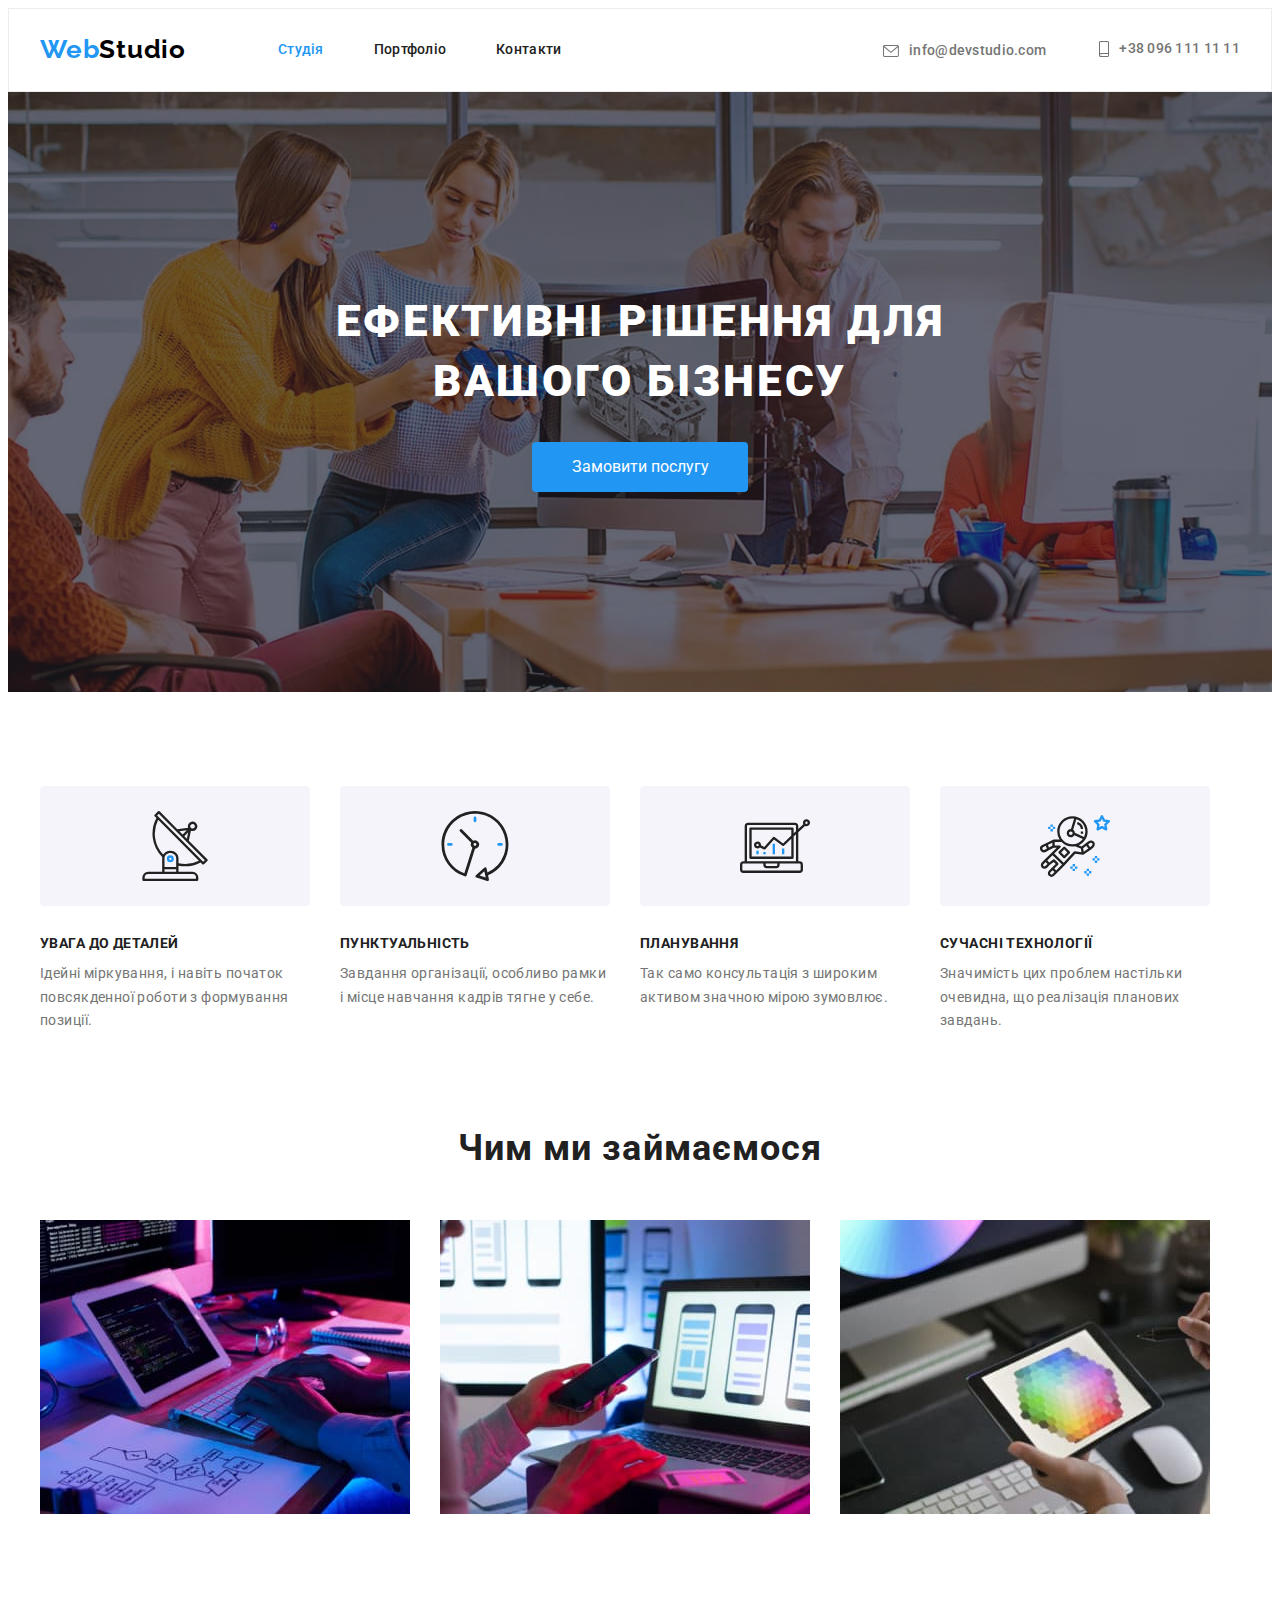
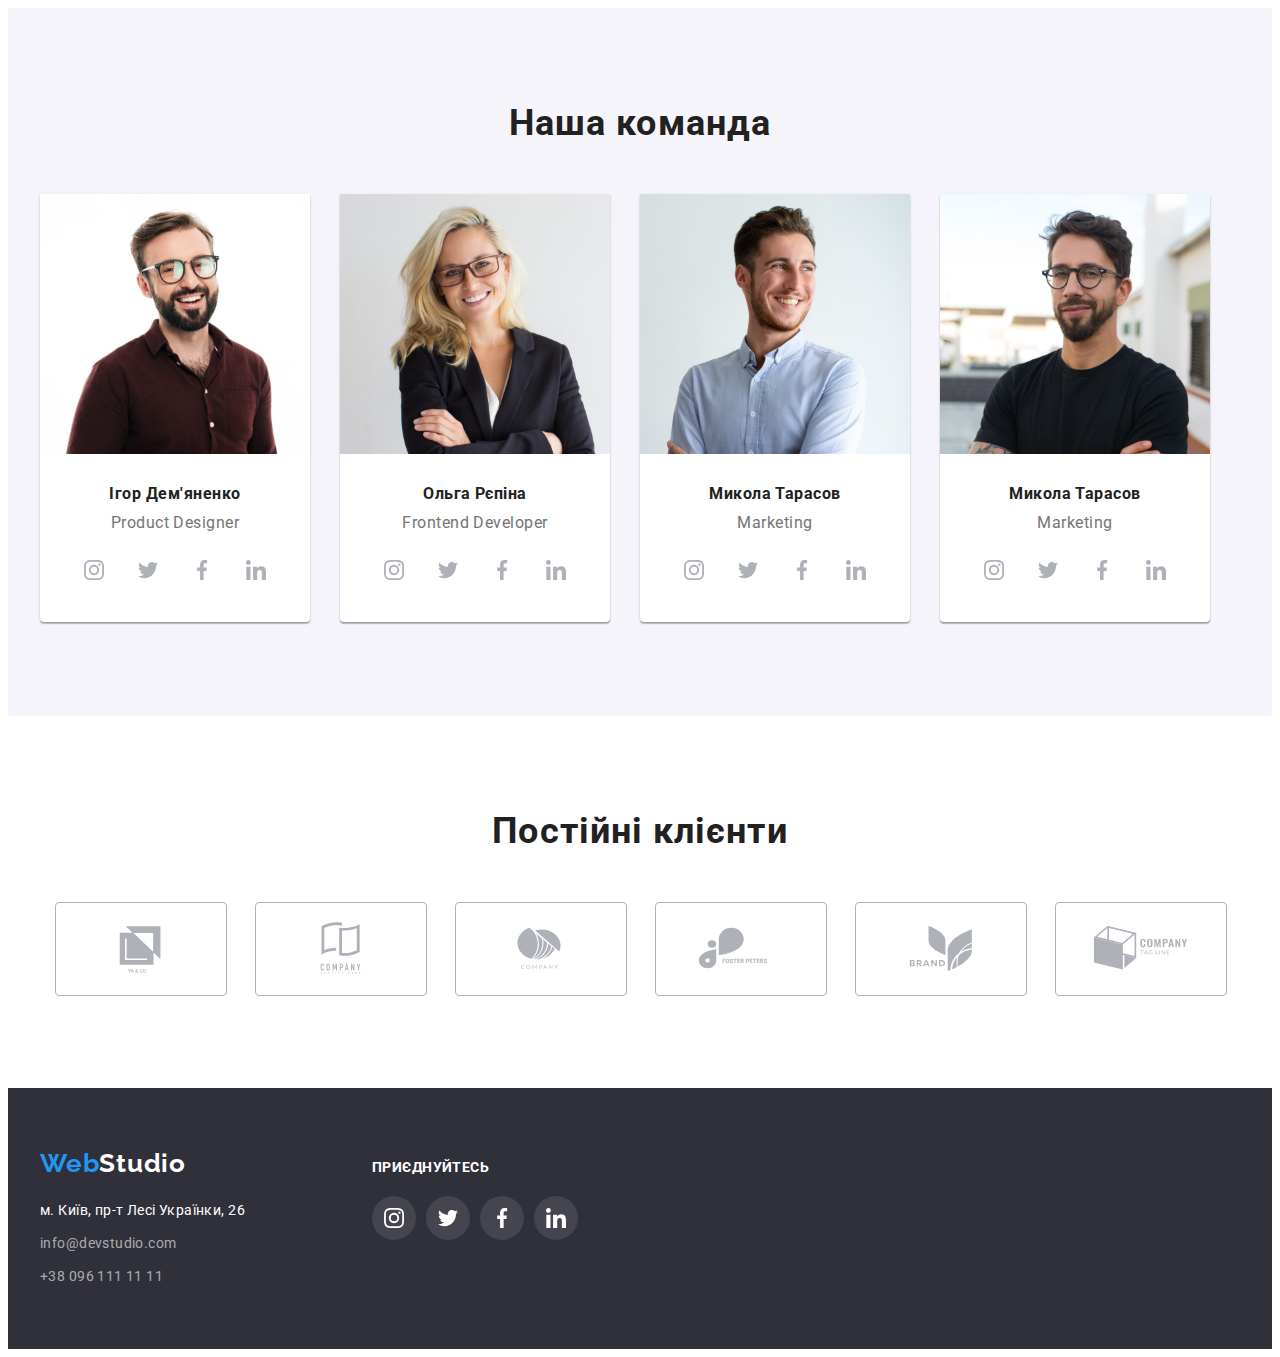
<file: index.html>
<!DOCTYPE html>
<html lang="uk">

<head>
  <meta charset="UTF-8" />
  <meta http-equiv="X-UA-Compatible" content="IE=edge" />
  <meta name="viewport" content="width=device-width, initial-scale=1.0" />
  <title>Студія</title>
  <!-- Fonts -->
  <link rel="preconnect" href="https://fonts.googleapis.com" />
  <link rel="preconnect" href="https://fonts.gstatic.com" crossorigin />
  <link href="https://fonts.googleapis.com/css2?family=Raleway:wght@700&family=Roboto:wght@400;500;700;900&display=swap"
    rel="stylesheet" />
  <!--  favicon -->
  <link rel="apple-touch-icon" sizes="180x180" href="./favicon/">
  <link rel="icon" type="image/png" sizes="32x32" href="./favicon//favicon-32x32.png">
  <link rel="icon" type="image/png" sizes="16x16" href="./favicon//favicon-16x16.png">
  <link rel="manifest" href="/./favicon/site.webmanifest">
  <link rel="mask-icon" href="/./favicon/safari-pinned-tab.svg" color="#5bbad5">
  <meta name="msapplication-TileColor" content="#da532c">
  <meta name="theme-color" content="#ffffff">
  <!-- Modern Normalize -->
  <link rel="stylesheet" href="https://cdnjs.cloudflare.com/ajax/libs/modern-normalize/1.1.0/modern-normalize.min.css"
    integrity="sha512-wpPYUAdjBVSE4KJnH1VR1HeZfpl1ub8YT/NKx4PuQ5NmX2tKuGu6U/JRp5y+Y8XG2tV+wKQpNHVUX03MfMFn9Q=="
    crossorigin="anonymous" referrerpolicy="no-referrer" />
  <!-- Local Styles -->
  <link rel="stylesheet" href="./css/styles.css" />
</head>

<body>
  <header class="header">
    <div class="container-nav container">
      <nav class="header-nav">
        <!--логотип-->
        <a class="logo link" href="./index.html">Web<span class="logo-header">Studio</span> </a>
        <ul class="nav-list list">
          <li class="header-nav-item"><a class="nav-link link current" href="./index.html">
              Студія</a></li>
          <li class="header-nav-item"><a class="nav-link link" href="./portfolio.html">
              Портфоліо</a></li>
          <li class="header-nav-item"><a class="nav-link link" href=""> Контакти</a></li>
        </ul>
      </nav>
      <!-- contacts header -->
      <ul class="contacts list">
        <li class="contacts-item">
          <a href="mailto:info@devstudio.com" class="mail link">
            <svg class="icon-mail" width="16" height="12">
              <use href="images/icons/symbol-defs.svg#icon-envelope-hover"></use>
            </svg>
            info@devstudio.com</a>
        </li>
        <li class="contacts-item">
          <a href="tel:+380961111111" class="mail link">
            <svg class="icon-smartphone" width="10" height="16">
              <use href="images/icons/symbol-defs.svg#icon-smartphone"></use>
            </svg>
            +38 096 111 11 11</a>
        </li>
      </ul>
    </div>
  </header>
  <main>
    <!-- hero ------------------------------->
    <section class="hero">
      <div class="container">
        <h1 class="hero-title">Ефективні рішення для вашого бізнесу</h1>
        <button class="button" type="button">Замовити послугу</button>
      </div>
    </section>
    <!-- список особливостей about -->
    <section class="about">
      <div class="container">
        <h2 class="visually-hidden">особливості</h2>
        <ul class="about-list list">
          <li class="about-item">
            <div class="icon-box"><svg class="icon-antenna" width="70" height="70">
                <use href="images/icons/symbol-defs.svg#icon-antenna"></use>
              </svg>
            </div>
            <h3 class="about-title">УВАГА ДО ДЕТАЛЕЙ</h3>
            <p class="about-title-description">
              Ідейні міркування, і навіть початок повсякденної роботи з формування позиції.
            </p>
          </li>
          <li class="about-item">
            <div class="icon-box">
              <svg class="icon-clock" width="70" height="70">
                <use href="images/icons/symbol-defs.svg#icon-clock"></use>
              </svg>
            </div>
            <h3 class="about-title">ПУНКТУАЛЬНІСТЬ</h3>
            <p class="about-title-description">
              Завдання організації, особливо рамки і місце навчання кадрів тягне у себе.
          </li>
          <li class="about-item">
            <div class="icon-box">
              <svg class="icon-diagram" width="70" height="70">
                <use href="images/icons/symbol-defs.svg#icon-diagram"></use>
              </svg>
            </div>
            <h3 class="about-title">ПЛАНУВАННЯ</h3>
            <p class="about-title-description">
              Так само консультація з широким активом значною мірою зумовлює.
            </p>
          </li>
          <li class="about-item">
            <div class="icon-box">
              <svg class="icon-astronaut" width="70" height="70">
                <use href="images/icons/symbol-defs.svg#icon-astronaut"></use>
              </svg>
            </div>
            <h3 class="about-title">СУЧАСНІ ТЕХНОЛОГІЇ</h3>
            <p class="about-title-description">
              Значимість цих проблем настільки очевидна, що реалізація планових завдань.
            </p>
          </li>
        </ul>
      </div>
    </section>
    <!-- чим займаються -->
    <section class="section">
      <div class="container">
        <h2 class="section-title">Чим ми займаємося</h2>
        <ul class="section-list list">
          <li>
            <img src="./images/img-1.jpg" alt="робота вебстудії" width="370" height="294" />
          </li>
          <li>
            <img src="./images/img-2.jpg" alt="робота вебстудії" width="370" height="294" />
          </li>
          <li>
            <img src="./images/img-3.jpg" alt="робота вебстудії" width="370" height="294" />
          </li>
        </ul>
      </div>
    </section>
    <!-- team-------------->
    <section class="section section-team">
      <div class="container">
        <h2 class="section-title">Наша команда</h2>
        <ul class="team-list list">
          <li class="section-team-list">
            <img class="team-img" src="./images/workers-1.jpg" alt="наша команда" width="270" height="260" />
            <div class="team-info">
              <h3 class="team-name">Ігор Дем'яненко</h3>
              <p class="team-position" lang="en">Product Designer</p>
              <ul class="socials list">
                <li class="socials-item">
                  <a class="socials-link link" href="https://www.instagram.com" target="_blank"
                    rel="noopener noreferrer" aria-label="Insmtagram">
                    <svg class="socials-icon" width="20" height="20">
                      <use href="images/icons/symbol-defs.svg#icon-instagram"></use>
                    </svg>
                  </a>
                </li>
                <li class="socials-item">
                  <a class="socials-link link" href="https://twitter.com/?lang=uk" target="_blank"
                    rel="noopener noreferrer" aria-label="twitter">
                    <svg class="socials-icon" width="20" height="20">
                      <use href="images/icons/symbol-defs.svg#icon-twitter"></use>
                    </svg>
                  </a>
                </li>
                <li class="socials-item">
                  <a class="socials-link link" href="https://https://www.facebook.com/" target="_blank"
                    rel="noopener noreferrer" aria-label="facebook">
                    <svg class="socials-icon" width="20" height="20">
                      <use href="images/icons/symbol-defs.svg#icon-facebook"></use>
                    </svg>
                  </a>
                </li>
                <li class="socials-item">
                  <a class="socials-link link" href="https://ua.linkedin.com/" target="_blank" rel="noopener noreferrer"
                    aria-label="linkedin">
                    <svg class="socials-icon" width="20" height="20">
                      <use href="images/icons/symbol-defs.svg#icon-linkedin"></use>
                    </svg>
                  </a>
                </li>
              </ul>
            </div>
          </li>
          <li class="section-team-list">
            <img class="team-img" src="./images/workers-2.jpg" alt="наша команда" width="270" height="260" />
            <div class="team-info">
              <h3 class="team-name">Ольга Рєпіна</h3>
              <p class="team-position" lang="en">Frontend Developer</p>
              <ul class="socials list">
                <li class="socials-item">
                  <a class="socials-link link" href="https://www.instagram.com" target="_blank"
                    rel="noopener noreferrer" aria-label="Insmtagram">
                    <svg class="socials-icon" width="20" height="20">
                      <use href="images/icons/symbol-defs.svg#icon-instagram"></use>
                    </svg>
                  </a>
                </li>
                <li class="socials-item">
                  <a class="socials-link link" href="https://twitter.com/?lang=uk" target="_blank"
                    rel="noopener noreferrer" aria-label="twitter">
                    <svg class="socials-icon" width="20" height="20">
                      <use href="images/icons/symbol-defs.svg#icon-twitter"></use>
                    </svg>
                  </a>
                </li>
                <li class="socials-item">
                  <a class="socials-link link" href="https://https://www.facebook.com/" target="_blank"
                    rel="noopener noreferrer" aria-label="facebook">
                    <svg class="socials-icon" width="20" height="20">
                      <use href="images/icons/symbol-defs.svg#icon-facebook"></use>
                    </svg>
                  </a>
                </li>
                <li class="socials-item">
                  <a class="socials-link link" href="https://ua.linkedin.com/" target="_blank" rel="noopener noreferrer"
                    aria-label="linkedin">
                    <svg class="socials-icon" width="20" height="20">
                      <use href="images/icons/symbol-defs.svg#icon-linkedin"></use>
                    </svg>
                  </a>
                </li>
              </ul>
            </div>
          </li>
          <li class="section-team-list">
            <img class="team-img" src="./images/workers-3.jpg" alt="наша команда" width="270" height="260" />
            <div class="team-info">
              <h3 class="team-name">Микола Тарасов</h3>
              <p class="team-position" lang="en">Marketing</p>
              <ul class="socials list">
                <li class="socials-item">
                  <a class="socials-link link" href="https://www.instagram.com" target="_blank"
                    rel="noopener noreferrer" aria-label="Insmtagram">
                    <svg class="socials-icon" width="20" height="20">
                      <use href="images/icons/symbol-defs.svg#icon-instagram"></use>
                    </svg>
                  </a>
                </li>
                <li class="socials-item">
                  <a class="socials-link link" href="https://twitter.com/?lang=uk" target="_blank"
                    rel="noopener noreferrer" aria-label="twitter">
                    <svg class="socials-icon" width="20" height="20">
                      <use href="images/icons/symbol-defs.svg#icon-twitter"></use>
                    </svg>
                  </a>
                </li>
                <li class="socials-item">
                  <a class="socials-link link" href="https://https://www.facebook.com/" target="_blank"
                    rel="noopener noreferrer" aria-label="facebook">
                    <svg class="socials-icon" width="20" height="20">
                      <use href="images/icons/symbol-defs.svg#icon-facebook"></use>
                    </svg>
                  </a>
                </li>
                <li class="socials-item">
                  <a class="socials-link link" href="https://ua.linkedin.com/" target="_blank" rel="noopener noreferrer"
                    aria-label="linkedin">
                    <svg class="socials-icon" width="20" height="20">
                      <use href="images/icons/symbol-defs.svg#icon-linkedin"></use>
                    </svg>
                  </a>
                </li>
              </ul>
            </div>
          </li>
          <li class="section-team-list">
            <img class="team-img" src="./images/workers-4.jpg" alt="наша команда" width="270" height="260" />
            <div class="team-info">
              <h3 class="team-name">Микола Тарасов</h3>
              <p class="team-position" lang="en">Marketing</p>
              <ul class="socials list">
                <li class="socials-item">
                  <a class="socials-link link" href="https://www.instagram.com" target="_blank"
                    rel="noopener noreferrer" aria-label="Insmtagram">
                    <svg class="socials-icon" width="20" height="20">
                      <use href="images/icons/symbol-defs.svg#icon-instagram"></use>
                    </svg>
                  </a>
                </li>
                <li class="socials-item">
                  <a class="socials-link link" href="https://twitter.com/?lang=uk" target="_blank"
                    rel="noopener noreferrer" aria-label="twitter">
                    <svg class="socials-icon" width="20" height="20">
                      <use href="images/icons/symbol-defs.svg#icon-twitter"></use>
                    </svg>
                  </a>
                </li>
                <li class="socials-item">
                  <a class="socials-link link" href="https://https://www.facebook.com/" target="_blank"
                    rel="noopener noreferrer" aria-label="facebook">
                    <svg class="socials-icon" width="20" height="20">
                      <use href="images/icons/symbol-defs.svg#icon-facebook"></use>
                    </svg>
                  </a>
                </li>
                <li class="socials-item">
                  <a class="socials-link link" href="https://ua.linkedin.com/" target="_blank" rel="noopener noreferrer"
                    aria-label="linkedin">
                    <svg class="socials-icon" width="20" height="20">
                      <use href="images/icons/symbol-defs.svg#icon-linkedin"></use>
                    </svg>
                  </a>
                </li>
              </ul>
            </div>
          </li>
        </ul>
      </div>
    </section>
    <!-- ----------------постійні клієнти---------------------- -->
    <section class="section">
      <div class=" container">
        <h2 class="cliens-title">Постійні клієнти</h2>
        <ul class="cliens-list list">
          <li class="cliens-item">
            <a class="cliens-link link" href="">
              <svg class="socials-icon" width="106" height="60">
                <use href="images/icons/symbol-defs.svg#icon-Logo-1"></use>
              </svg>
            </a>
          </li>
          <li class="cliens-item">
            <a class="cliens-link link" href="">
              <svg class="socials-icon" width="106" height="60">
                <use href="images/icons/symbol-defs.svg#icon-Logo-2"></use>
              </svg>
            </a>
          </li>
          <li class="cliens-item">
            <a class="cliens-link link" href="">
              <svg class="socials-icon" width="106" height="60">
                <use href="images/icons/symbol-defs.svg#icon-Logo-3"></use>
              </svg>
            </a>
          </li>
          <li class="cliens-item">
            <a class="cliens-link link" href="">
              <svg class="socials-icon" width="106" height="60">
                <use href="images/icons/symbol-defs.svg#icon-Logo-4"></use>
              </svg>
            </a>
          </li>
          <li class="cliens-item">
            <a class="cliens-link link" href="">
              <svg class="socials-icon" width="106" height="60">
                <use href="images/icons/symbol-defs.svg#icon-Logo-5"></use>
              </svg>
            </a>
          </li>
          <li class="cliens-item">
            <a class="cliens-link link" href="">
              <svg class="socials-icon" width="106" height="60">
                <use href="images/icons/symbol-defs.svg#icon-Logo-6"></use>
              </svg>
            </a>
          </li>
  </main>
  <!--footer-------------------------------->
  <footer class="footer">
    <!--логотип-->
    <div class="container container-footer">

      <div class="wrapper-address">
        <div class="footer-logo"><a class="logo link" href="./index.html">Web<span
              class="studio-footer">Studio</span></a></div>
        <address>
          <ul class="list">
            <li class="style-link">
              <a class="footer-nav link" href="https://goo.gl/maps/vNX5dQd5ckoSvN4Q9" target="_blank"
                rel="noopener noreferrer nofollow">м. Київ, пр-т Лесі Українки, 26</a>
            </li>
            <li class="style-link">
              <a href="mailto:info@devstudio.com" class="footer-contact link">info@devstudio.com</a>
            </li>
            <li class="style-link">
              <a href="tel:+380961111111" class="footer-contact link">+38 096 111 11 11</a>
            </li>
          </ul>
        </address>
      </div>
      <!-- socials------------------------->
      <div class="wrapper-join ">
        <p class="socials-text">Приєднуйтесь</p>
        <ul class="socials-footer-list list">
          <li class="socials-footer-item">
            <a class="socials-footer-link link" href="https://www.instagram.com" target="_blank"
              rel="noopener noreferrer" aria-label="Insmtagram">
              <svg class="socials-icon-footeer" width="20" height="20">
                <use href="images/icons/symbol-defs.svg#icon-instagram"></use>
              </svg>
            </a>
          </li>
          <li class="socials-footer-item">
            <a class="socials-footer-link link" href="https://twitter.com/?lang=uk" target="_blank"
              rel="noopener noreferrer" aria-label="twitter">
              <svg class="socials-icon-footer" width="20" height="20">
                <use href="images/icons/symbol-defs.svg#icon-twitter"></use>
              </svg>
            </a>
          </li>
          <li class="socials-footer-item">
            <a class="socials-footer-link link" href="https://https://www.facebook.com/" target="_blank"
              rel="noopener noreferrer" aria-label="facebook">
              <svg class="socials-icon-footer" width="20" height="20">
                <use href="images/icons/symbol-defs.svg#icon-facebook"></use>
              </svg>
            </a>
          </li>
          <li class="socials-footer-item">
            <a class="socials-footer-link link" href="https://ua.linkedin.com/" target="_blank"
              rel="noopener noreferrer" aria-label="linkedin">
              <svg class="socials-icon-footer" width="20" height="20">
                <use href="images/icons/symbol-defs.svg#icon-linkedin"></use>
              </svg>
            </a>
          </li>
        </ul>
      </div>
    </div>
  </footer>
</body>

</html>
</file>
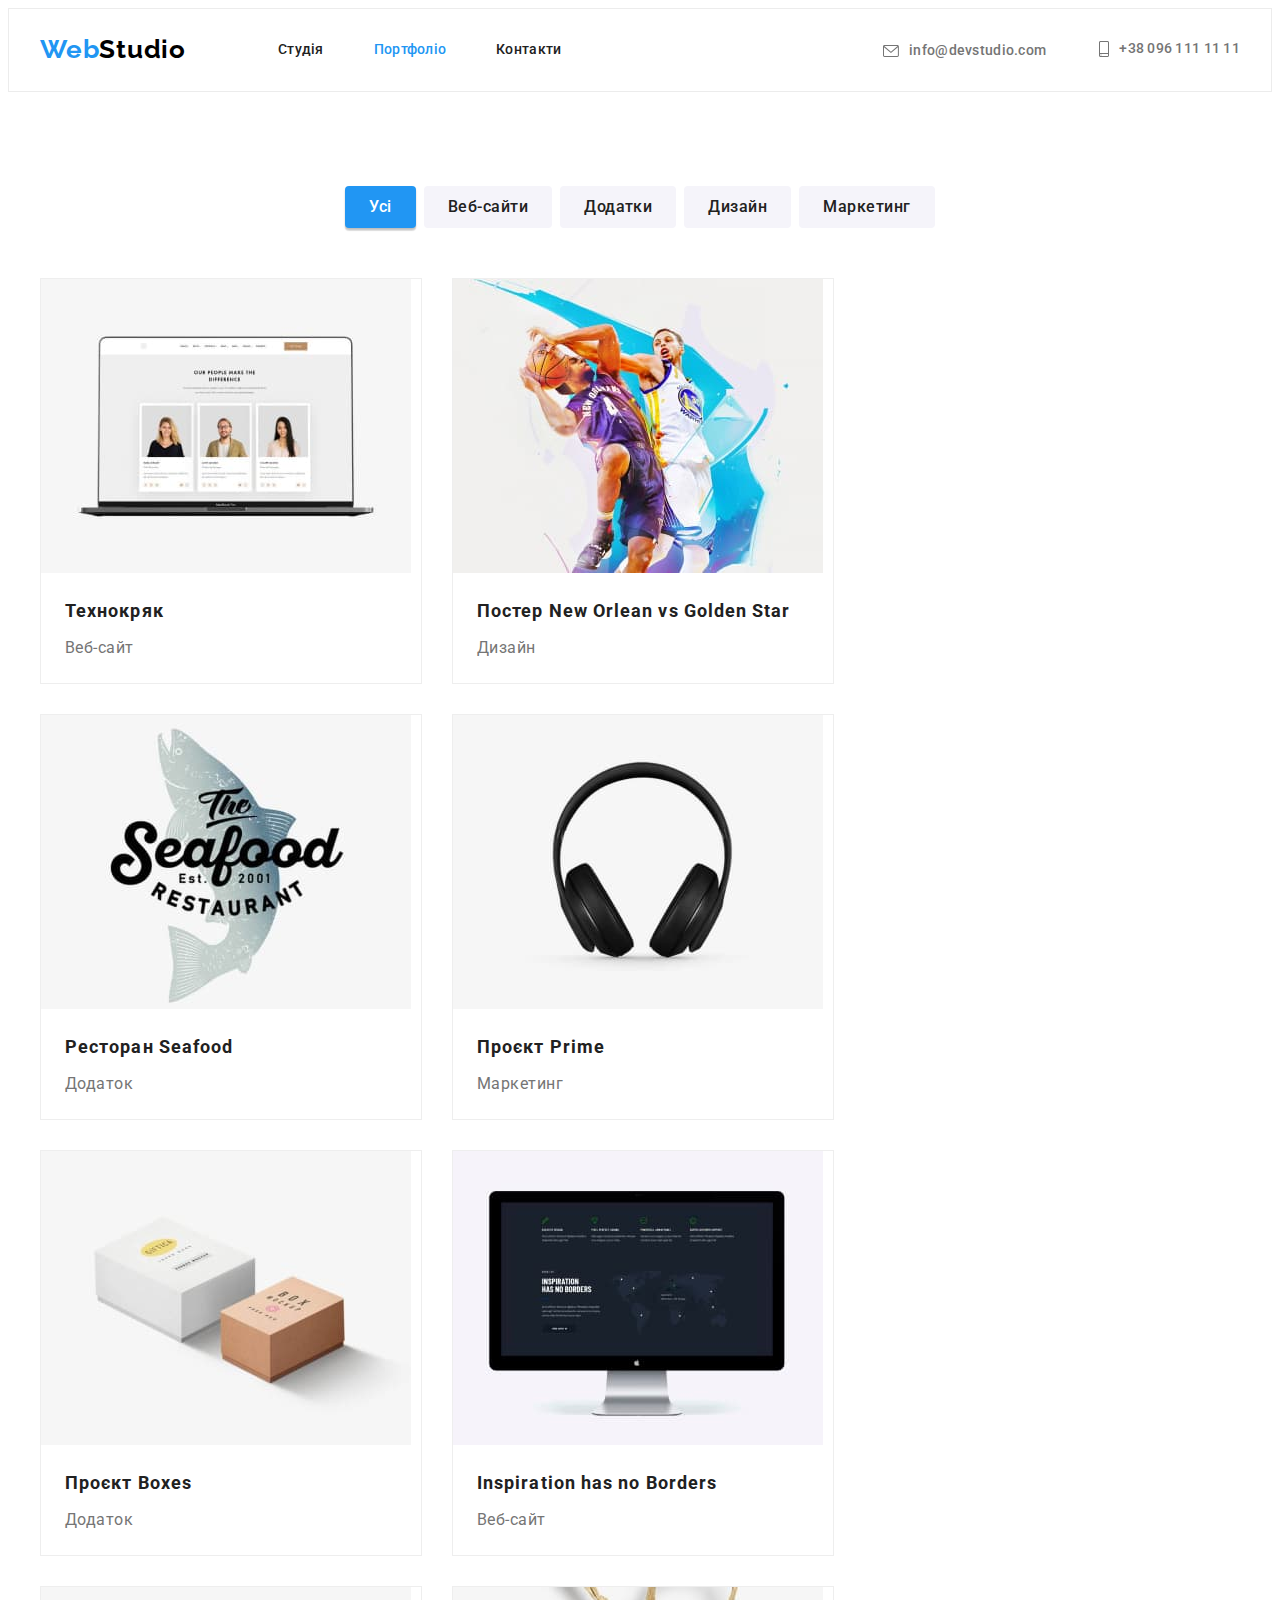
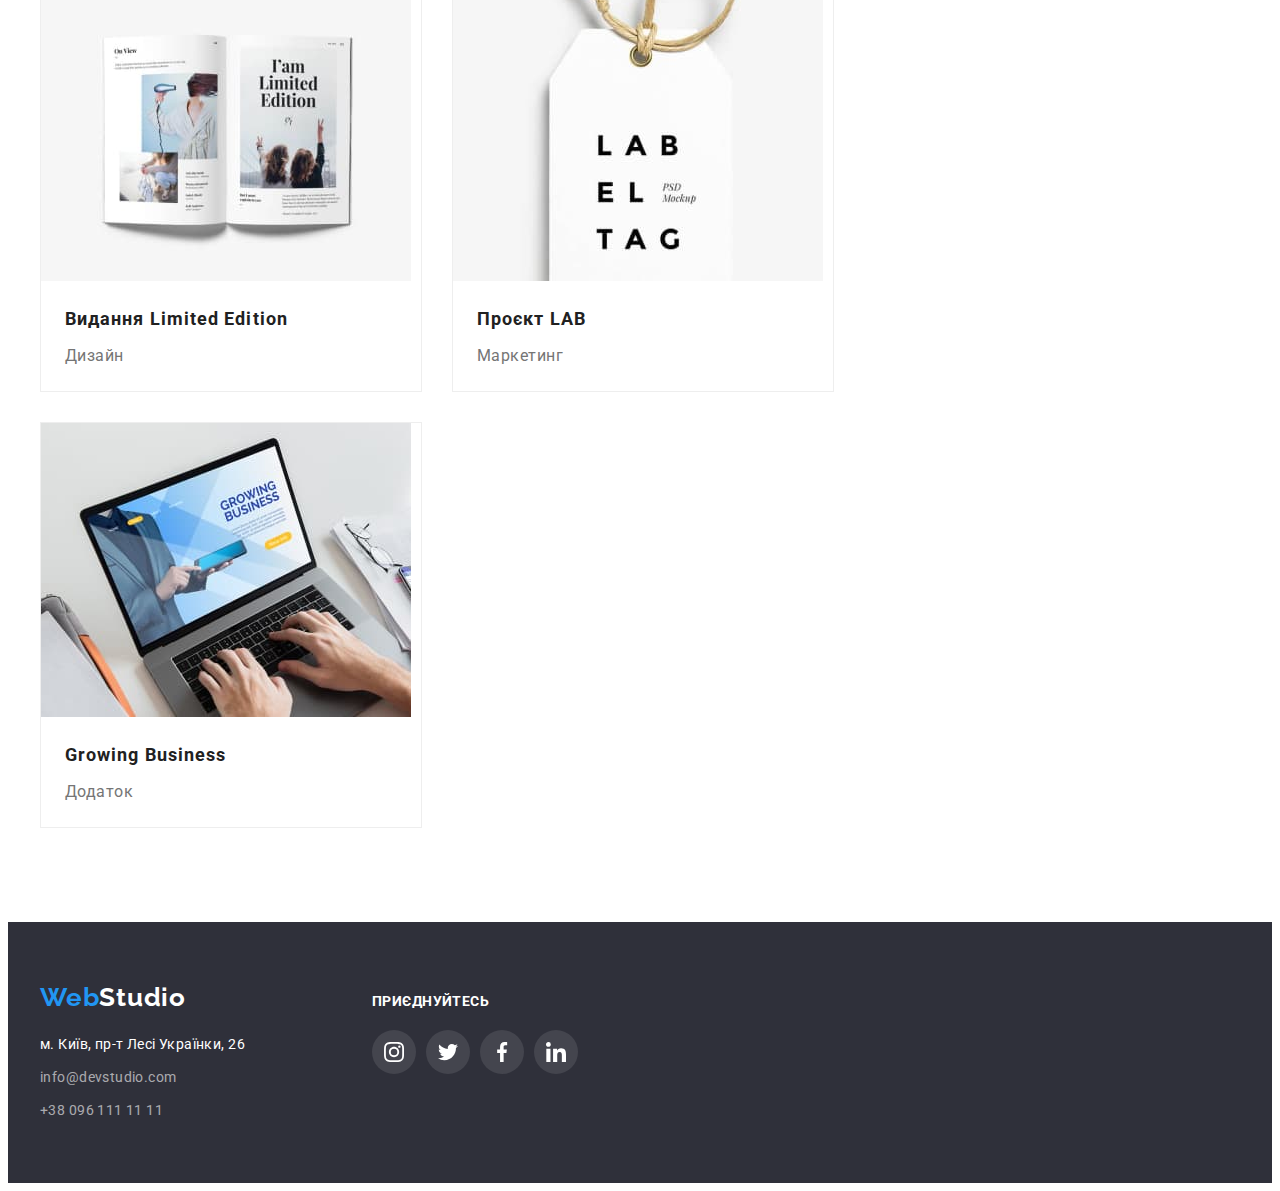
<file: portfolio.html>
<!DOCTYPE html>
<html lang="uk">

<head>
  <meta charset="UTF-8" />
  <meta http-equiv="X-UA-Compatible" content="IE=edge" />
  <meta name="viewport" content="width=device-width, initial-scale=1.0" />
  <title>Портфоліо</title>
  <!-- Fonts -->
  <link rel="preconnect" href="https://fonts.gstatic.com" crossorigin />
  <link href="https://fonts.googleapis.com/css2?family=Raleway:wght@700&family=Roboto:wght@400;500;700;900&display=swap"
    rel="stylesheet" />
  <!--  favicon -->
  <link rel="apple-touch-icon" sizes="180x180" href="./favicon/">
  <link rel="icon" type="image/png" sizes="32x32" href="./favicon//favicon-32x32.png">
  <link rel="icon" type="image/png" sizes="16x16" href="./favicon//favicon-16x16.png">
  <link rel="manifest" href="/./favicon/site.webmanifest">
  <link rel="mask-icon" href="/./favicon/safari-pinned-tab.svg" color="#5bbad5">
  <meta name="msapplication-TileColor" content="#da532c">
  <meta name="theme-color" content="#ffffff">
  <!-- Modern Normalize -->
  <link rel="stylesheet" href="https://cdnjs.cloudflare.com/ajax/libs/modern-normalize/1.1.0/modern-normalize.min.css"
    integrity="sha512-wpPYUAdjBVSE4KJnH1VR1HeZfpl1ub8YT/NKx4PuQ5NmX2tKuGu6U/JRp5y+Y8XG2tV+wKQpNHVUX03MfMFn9Q=="
    crossorigin="anonymous" referrerpolicy="no-referrer" />
  <!-- Local Styles -->
  <link rel="stylesheet" href="./css/styles.css" />
</head>

<body>
  <header class="header">
    <div class="container-nav container">
      <nav class="header-nav">
        <!--логотип-->
        <a class="logo link" href="./index.html">Web<span class="logo-header">Studio</span></a>
        <ul class="nav-list list">
          <li class="header-nav-item"><a class="nav-link link" href="./index.html">Студія</a></li>
          <li class="header-nav-item">
            <a class="nav-link link current" href="./portfolio.html">
              Портфоліо</a>
          </li>
          <li class="header-nav-item"><a class="nav-link link" href=""> Контакти</a></li>
        </ul>
      </nav>
      <!-- contacts header -->
      <ul class="contacts list">
        <li class="contacts-item">
          <a href="mailto:info@devstudio.com" class="mail link">
            <svg class="icon-mail" width="16" height="12">
              <use href="images/icons/symbol-defs.svg#icon-envelope-hover"></use>
            </svg>
            info@devstudio.com</a>
        </li>
        <li class="contacts-item">
          <a href="tel:+380961111111" class="mail link">
            <svg class="icon-smartphone" width="10" height="16">
              <use href="images/icons/symbol-defs.svg#icon-smartphone"></use>
            </svg>
            +38 096 111 11 11</a>
        </li>
      </ul>
    </div>
  </header>
  <main>
    <!--Наші роботи filter-->
    <section class="section">
      <div class="container">
        <h1 class="visually-hidden">Портфоліо</h1>
        <ul class=" list-filter-btn list">
          <li><button class="filter-btn activ" type="button">Усі</button></li>
          <li><button class="filter-btn" type="button">Веб-сайти</button></li>
          <li><button class="filter-btn" type="button">Додатки</button></li>
          <li><button class="filter-btn" type="button">Дизайн</button></li>
          <li><button class="filter-btn" type="button">Маркетинг</button></li>
        </ul>

        <!--картки-->
        <ul class="card-set list">
          <li class="item-card">
            <img src="./images/card-1.jpg" alt="сайт" />
            <div class="card-discription">
              <h2 class="filter-title">Технокряк</h2>
              <p class="filter-info">Веб-сайт</p>
            </div>
          </li>
          <li class="item-card">
            <img src="./images/card-2.jpg" alt="постер" width: 370px; height: 294px; />
            <div class="card-discription">
              <h2 lang="en" class="filter-title">
                Постер New Orlean vs Golden Star</h2>
              <p class="filter-info">Дизайн</p>
            </div>
          </li>
          <li class="item-card">
            <img src="./images/card-3.jpg" alt="емблема" width: 370px; height: 294px; />
            <div class="card-discription">
              <h2 lang="en" class="filter-title">Ресторан Seafood</h2>
              <p class="filter-info">Додаток</p>
            </div>
          </li>
          <li class="item-card">
            <img src="./images/card-4.jpg" alt="наушшники" width: 370px; height: 294px; />
            <div class="card-discription">
              <h2 lang="en" class="filter-title">Проєкт Prime</h2>
              <p class="filter-info">Маркетинг</p>
            </div>
          </li>
          <li class="item-card">
            <img src="./images/card-5.jpg" alt="коробки" width: 370px; height: 294px; />
            <div class="card-discription">
              <h2 lang="en" class="filter-title">Проєкт Boxes</h2>
              <p class="filter-info">Додаток</p>
            </div>
          </li>
          <li class="item-card">
            <img src="./images/card-6.jpg" alt="веб-сайд" width: 370px; height: 294px; />
            <div class="card-discription">
              <h2 lang="en" class="filter-title">Inspiration has no Borders</h2>
              <p class="filter-info">Веб-сайт</p>
            </div>
          </li>
          <li class="item-card">
            <img src="./images/card-7.jpg" alt="журнал" width: 370px; height: 294px; />
            <div class="card-discription">
              <h2 lang="en" class="filter-title">Видання Limited Edition</h2>
              <p class="filter-info">Дизайн</p>
            </div>
          </li>
          <li class="item-card">
            <img src="./images/card-8.jpg" alt="лейба" width: 370px; height: 294px; />
            <div class="card-discription">
              <h2 lang="en" class="filter-title">Проєкт LAB</h2>
              <p class="filter-info">Маркетинг</p>
            </div>
          </li>
          <li class="item-card">
            <img src="./images/card-9.jpg" alt="бізнес додоток" width: 370px; height: 294px; />
            <div class="card-discription">
              <h2 lang="en" class="filter-title">Growing Business</h2>
              <p class="filter-info">Додаток</p>
            </div>
          </li>
        </ul>
      </div>
    </section>
  </main>
  <!--footer--------->
  <footer class="footer">
    <!--логотип-->
    <div class="container container-footer">
      <div class="wrapper-address">
        <div class="footer-logo"><a class="logo link" href="./index.html">Web<span
              class="studio-footer">Studio</span></a>
        </div>
        <address>
          <ul class="list">
            <li class="style-link">
              <a class="footer-nav link" href="https://goo.gl/maps/vNX5dQd5ckoSvN4Q9" target="_blank"
                rel="noopener noreferrer nofollow">м. Київ, пр-т Лесі Українки, 26</a>
            </li>
            <li class="style-link">
              <a href="mailto:info@devstudio.com" class="footer-contact link">info@devstudio.com</a>
            </li>
            <li class="style-link">
              <a href="tel:+380961111111" class="footer-contact link">+38 096 111 11 11</a>
            </li>
          </ul>
        </address>
      </div>
      <!-- socials ------------------------------------------->
      <div class="wrapper-join ">
        <p class="socials-text">Приєднуйтесь</p>
        <ul class="socials-footer-list list">
          <li class="socials-footer-item">
            <a class="socials-footer-link link" href="https://www.instagram.com" target="_blank"
              rel="noopener noreferrer" aria-label="Insmtagram">
              <svg class="socials-icon-footeer" width="20" height="20">
                <use href="images/icons/symbol-defs.svg#icon-instagram"></use>
              </svg>
            </a>
          </li>
          <li class="socials-footer-item">
            <a class="socials-footer-link link" href="https://twitter.com/?lang=uk" target="_blank"
              rel="noopener noreferrer" aria-label="twitter">
              <svg class="socials-icon-footer" width="20" height="20">
                <use href="images/icons/symbol-defs.svg#icon-twitter"></use>
              </svg>
            </a>
          </li>
          <li class="socials-footer-item">
            <a class="socials-footer-link link" href="https://https://www.facebook.com/" target="_blank"
              rel="noopener noreferrer" aria-label="facebook">
              <svg class="socials-icon-footer" width="20" height="20">
                <use href="images/icons/symbol-defs.svg#icon-facebook"></use>
              </svg>
            </a>
          </li>
          <li class="socials-footer-item">
            <a class="socials-footer-link link" href="https://ua.linkedin.com/" target="_blank"
              rel="noopener noreferrer" aria-label="linkedin">
              <svg class="socials-icon-footer" width="20" height="20">
                <use href="images/icons/symbol-defs.svg#icon-linkedin"></use>
              </svg>
            </a>
          </li>
        </ul>
      </div>
    </div>
  </footer>
</body>

</html>
</file>
<file: css/styles.css>
:root {
  --primary-background-color: #ffffff;
  --secondary-background-color: #f5f4fa;
  --tertiary-background-color: #2f303a;
  --accent-color: #2196f3;
  --primary-color-text: #212121;
  --secondary-color-text: #757575;
  --tertiary-color-text: #ffffff;
  --btn-color-filter-activ: 0px 3px 1px rgba(0, 0, 0, 0.1), 0px 1px 2px rgba(0, 0, 0, 0.08),
    0px 2px 2px rgba(0, 0, 0, 0.12);
  --font-size-normal: 14px;
  --icon-color: #afb1b8;
}

body {
  background: var(--primary-background-color);
  color: var(--primary-color-text);
  font-size: var(--font-size-normal);
  font-family: "Roboto", sans-serif;
}
/* прибирає  точки номерації */
.list {
  list-style: none;
}
/* прибирає підкреслення */
.link {
  text-decoration: none;
}
/* прибираю непотрібні заголовки */
.visually-hidden {
  position: absolute;
  white-space: nowrap;
  width: 1px;
  height: 1px;
  overflow: hidden;
  border: 0;
  padding: 0;
  clip: rect(0 0 0 0);
  clip-path: inset(50%);
  margin: -1px;
}

/* reset */

/* Стили для обнуления верхних отступов у элементов  */
h1,
h2,
h3,
h4,
h5,
h6,
p {
  margin: 0;
}

/* Класс для обнуления базовых свойств у списков (ul)  */
.list {
  list-style: none;
  padding-left: 0;
  margin: 0;
}

/* Класс для обнуления базовых свойств у ссылок  */
.link {
  text-decoration: none;
  color: inherit;
}

/* Свойства для корректного отображения картинок  */
img {
  display: block;
  max-width: 100%;
  height: auto;
}

/* Свойства для обнуления курсива у address  */

address {
  font-style: normal;
}

/* reset end */

/* components */

/* header */

.container {
  width: 1200px;
  padding: 0 15px;
  margin: 0 auto;
}

.container-nav {
  display: flex;
  align-items: center;
}

.header {
  border: 1px solid #ececec;
}

/* logo */

.logo {
  margin-right: 93px;
  width: 145px;
  height: 31px;
  left: 215px;
  top: 24px;

  font-family: "Raleway";
  font-style: normal;
  font-weight: 700;
  align-items: center;
  font-size: 26px;
  line-height: 1.19;
  letter-spacing: 0.03em;
  /* text-decoration: none; */
  letter-spacing: 0.03em;
  color: var(--accent-color);
}

.logo-header {
  color: #000000;
}

.header-nav {
  display: flex;
  align-items: center;
}

/* nav */

.nav-list {
  display: flex;
  align-items: center;
  gap: 50px;
}

/*.nav-link .item{ */
/* display: block;  */
/*     
} */
/* .nav-list .item + .item{ */
/* margin-left: 50px; */
/* } */

.nav-link {
  display: inline-block;
  padding-top: 32px;
  padding-bottom: 32px;
  font-weight: 500;
  line-height: 1.14;
  letter-spacing: 0.02em;
  color: var(--primary-color-text);
}
.nav-link:hover,
.nav-link:focus,
.current {
  color: var(--accent-color);
}

.contacts {
  margin-left: auto;
}

.contacts-list {
  display: flex;
}

.contacts-item {
  display: inline-block;
}
.contacts .contacts-item + .contacts-item {
  margin-left: 50px;
}

/* contact */
.mail {
  padding-top: 32px;
  padding-bottom: 32px;
  font-weight: 500;
  line-height: 1.14;
  letter-spacing: 0.02em;

  color: var(--secondary-color-text);
}

.contacts .mail:hover,
.contacts .mail:focus {
  color: var(--accent-color);
}

.icon-mail {
  fill: currentColor;
}
.icon-smartphone {
  fill: currentColor;
}

.mail {
  display: flex;
  align-items: center;
  gap: 10px;
}

/* HERO */

.overlay {
  height: 600px;
  max-width: 1600px;
  margin-left: auto;
  margin-right: auto;
}

.hero {
  max-width: 1600px;
  margin: auto;
  background-color: var(--tertiary-background-color);
  padding-top: 200px;
  padding-bottom: 200px;
  text-align: center;
  background-image: linear-gradient(to right, rgba(47, 48, 58, 0.4), rgba(47, 48, 58, 0.4)),
    url(../images/\ hero.jpg);
  background-repeat: no-repeat;
  background-position: center;
}
.hero-title {
  width: 696px;
  text-align: center;
  margin-left: auto;
  margin-right: auto;
  margin-bottom: 30px;
  font-weight: 900;
  font-size: 44px;
  line-height: 1.36;

  text-align: center;
  letter-spacing: 0.06em;
  text-transform: uppercase;

  color: var(--primary-background-color);
}

/* button here */
.button {
  border: none;
  font-size: 16px;
  padding: 10px 32px 10px 32px;
  font-family: inherit;
  min-width: 216px;
  height: 50px;
  text-align: center;
  cursor: pointer;
  background-color: var(--accent-color);
  border-radius: 4px;
  color: var(--primary-background-color);
}
.button:hover,
.button:focus {
  background-color: #188ce8;
}
/* about--------------------------------*/
.about {
  padding-top: 94px;
  padding-bottom: 0px;
}

.about-list {
  display: flex;
  gap: 30px;
}

.about-item {
  width: 270px;
}

.about-title {
  margin-bottom: 10px;
  font-size: 14px;
  line-height: 1.14;
  letter-spacing: 0.03em;
  text-transform: uppercase;
}
.about-title-description {
  line-height: 1.71;
  letter-spacing: 0.03em;
  color: var(--secondary-color-text);
}

.icon-box {
  display: flex;
  align-items: center;
  justify-content: center;
  width: 270px;
  height: 120px;
  border-radius: 4px;
  margin-bottom: 30px;
  background: var(--secondary-background-color);
}
/* чим займаються ----------------------*/
.section {
  padding-top: 94px;
  padding-bottom: 94px;
}

.section-list {
  display: flex;
  gap: 30px;
}
.section-title {
  margin-bottom: 50px;
  font-size: 36px;
  line-height: 1.17;
  text-align: center;
  letter-spacing: 0.03em;
}

/* team ----------------------------------*/
.section-team {
  background-color: #f5f4fa;
}

.team-list {
  display: flex;
  gap: 30px;
  text-align: center;
  margin: 0 auto;
}

.section-team-list {
  background-color: var(--primary-background-color);
  box-shadow: 0px 1px 3px rgba(0, 0, 0, 0.12), 0px 1px 1px rgba(0, 0, 0, 0.14),
    0px 2px 1px rgba(0, 0, 0, 0.2);
  border-radius: 0px 0px 4px 4px;
}

.team-info {
  padding-top: 30px;
  padding-bottom: 30px;
}

.team-name {
  margin-bottom: 10px;
  font-size: 16px;
  line-height: 1.19;
  text-align: center;
  letter-spacing: 0.03em;
}
.team-position {
  /* padding-bottom: 30px; */
  font-size: 16px;
  line-height: 1.19;
  text-align: center;
  letter-spacing: 0.03em;
  margin-bottom: 16px;

  color: var(--secondary-color-text);
}
/* ICON SOCIALS-----------------------------*/
.socials {
  display: flex;
  justify-content: center;
  align-items: center;
  gap: 10px;
}
.socials-link {
  display: flex;
  justify-content: center;
  align-items: center;
  width: 44px;
  height: 44px;
  border-radius: 50px;
  color: var(--icon-color);

  background-color: var(--primary-background-color);
}

.socials-link:hover,
.socials-link:focus {
  background-color: var(--accent-color);
  color: var(--primary-background-color);
}

.socials-icon {
  fill: currentColor;
}
/* -------------------------постійні клеєнти----------- */
.cliens-title {
  margin-bottom: 50px;
  font-size: 36px;
  line-height: 1.17;
  letter-spacing: 0.03em;
  text-align: center;
}
.cliens-list {
  display: flex;
  align-items: center;
  justify-content: center;
  gap: 30px;
}

.cliens-item {
  width: 170px;
  height: 92px;
}

.cliens-link {
  width: 100%;
  height: 100%;
  display: flex;
  justify-content: center;
  align-items: center;
  border: 1px solid #afb1b8;
  border-radius: 4px;
  color: var(--icon-color);
}

.cliens-link:hover,
.cliens-link:focus {
  border-color: 1px solid var(--accent-color);
  color: var(--accent-color);
}
/* footer -------------------------------*/
.footer-container {
  display: flex;
}

.footer {
  padding-top: 60px;
  padding-bottom: 60px;
  background-color: var(--tertiary-background-color);
}

.logo-footer {
  margin-bottom: 20px;
}
.studio-footer {
  color: var(--tertiary-color-text);
}

.footer-nav {
  font-style: normal;
  line-height: 1.71;
  letter-spacing: 0.03em;

  color: var(--primary-background-color);
}

.footer-nav:hover,
.footer-nav:focus {
  color: var(--accent-color);
}

.footer-contact {
  font-style: normal;
  line-height: 1.71;
  letter-spacing: 0.03em;
  color: rgba(255, 255, 255, 0.6);
}

.footer-contact:hover,
.footer-contact:focus {
  color: var(--accent-color);
}

.style-link:not(:last-child) {
  margin-bottom: 9px;
}

/* social-icon footer----------------------------------- */
.container-footer {
  display: flex;
  align-items: baseline;
}

.footer-logo {
  margin-bottom: 20px;
}

.socials-footer-item {
  width: 44px;
  height: 44px;
  border-radius: 50%;
  background: rgba(255, 255, 255, 0.1);
}

.socials-footer-list {
  display: flex;
  align-items: center;
  justify-content: center;
  gap: 10px;
}

.socials-footer-link {
  display: flex;
  align-items: center;
  justify-content: center;
  width: 100%;
  height: 100%;
  border-radius: 50%;
  fill: #ffffff;
}
.socials-footer-link:hover,
.socials-footer-link:focus {
  background-color: var(--accent-color);
}

.socials-text {
  margin-top: 0px;
  margin-bottom: 20px;
  font-weight: 700;
  font-size: 14px;
  line-height: 1.14;
  letter-spacing: 0.03em;
  text-transform: uppercase;

  color: var(--primary-background-color);
}
.wrapper-address {
  min-width: 231px;
  margin-right: 93px;
}

/*------------ портфоліо -----------------------------*/
.list-filter-btn {
  display: flex;
  justify-content: center;
  gap: 8px;
  text-align: center;
  margin-bottom: 50px;
}

.filter-btn {
  background: #f5f4fa;
  font-family: "Roboto", sans-serif;
  font-style: normal;
  font-weight: 500;
  font-size: 16px;
  line-height: 1.63;
  text-align: center;
  letter-spacing: 0.03em;
  border-radius: 4px;
  border-color: transparent;
  cursor: pointer;
  padding: 6px 22px;
  color: var(--primary-color-text);
}

.filter-btn:hover,
.filter-btn:focus {
  background: var(--accent-color);
  color: var(--tertiary-color-text);
  box-shadow: var(--btn-color-filter-activ);
}
.filter-btn.activ {
  background: var(--accent-color);
  color: var(--primary-background-color);
  box-shadow: var(--btn-color-filter-activ);
}

/*картки */

.card-set {
  display: flex;
  flex-wrap: wrap;
  gap: 30px;
}

.item-card {
  flex-basis: calc((100% - 60px) / 3);
  background-color: #ffffff;
  border: 1px solid #eeeeee;
}

.item-card:hover,
.item-card:focus {
  background: var(--primary-background-color);
  box-shadow: 0px 1px 1px rgba(0, 0, 0, 0.12), 0px 4px 4px rgba(0, 0, 0, 0.06),
    1px 4px 6px rgba(0, 0, 0, 0.16);
}

.filter-title {
  font-size: 18px;
  line-height: 2;
  letter-spacing: 0.06em;
  margin-bottom: 4px;
}
.filter-info {
  font-size: 16px;
  line-height: 1.88;
  letter-spacing: 0.03em;

  color: var(--secondary-color-text);
}

.card-discription {
  padding: 20px 24px;
}
</file>
